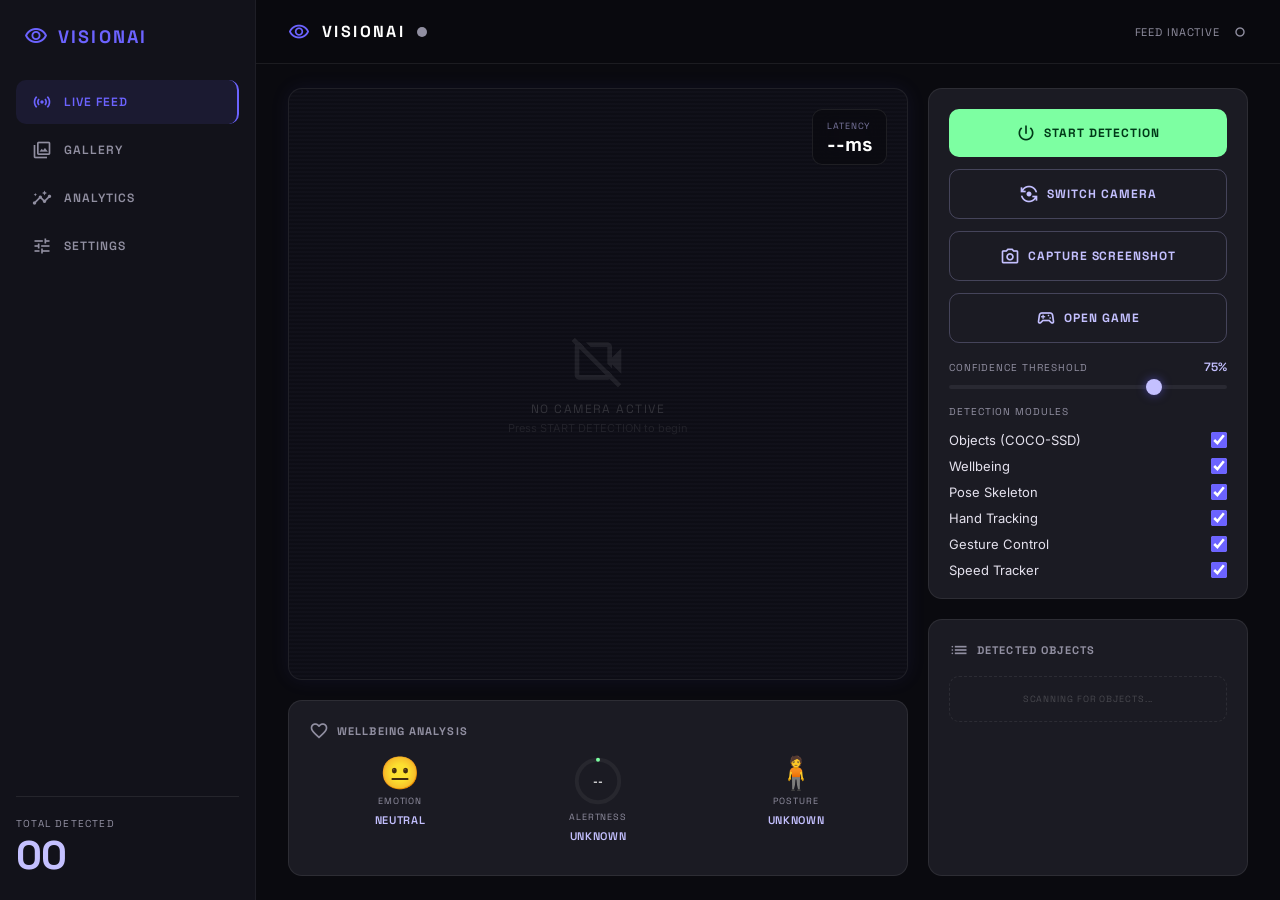
<file: index.html>
<!DOCTYPE html>
<html lang="en">
<head>
  <meta charset="UTF-8"/>
  <meta name="viewport" content="width=device-width, initial-scale=1.0"/>
  <title>VisionAI — Live Detection</title>
  <link rel="preconnect" href="https://fonts.googleapis.com"/>
  <link href="https://fonts.googleapis.com/css2?family=Inter:wght@400;500;600&family=Space+Grotesk:wght@400;500;600;700&display=swap" rel="stylesheet"/>
  <link href="https://fonts.googleapis.com/css2?family=Material+Symbols+Outlined:wght,FILL@100..700,0..1&display=swap" rel="stylesheet"/>
  
<link rel="stylesheet" href="style.css"/>
<!-- AJOUTE CES LIGNES -->
<script src="modules/pose.js" defer></script>
<script src="modules/hands.js" defer></script>
<script src="modules/gestures.js" defer></script>
<script src="modules/speed.js" defer></script>
</head>
<body>

  <!-- SIDEBAR -->
  <aside class="sidebar">
    <div class="sidebar-logo">
      <span class="material-symbols-outlined logo-icon">visibility</span>
      <span class="logo-text">VisionAI</span>
    </div>
    <nav class="sidebar-nav">
      <a href="index.html" class="nav-item active">
        <span class="material-symbols-outlined">sensors</span> Live Feed
      </a>
      <a href="gallery.html" class="nav-item">
        <span class="material-symbols-outlined">photo_library</span> Gallery
      </a>
      <a href="analytics.html" class="nav-item">
        <span class="material-symbols-outlined">insights</span> Analytics
      </a>
      <a href="settings.html" class="nav-item">
        <span class="material-symbols-outlined">tune</span> Settings
      </a>
    </nav>
    <div class="sidebar-stats">
      <div class="stat-label">TOTAL DETECTED</div>
      <div class="stat-value" id="sidebar-total">00</div>
    </div>
  </aside>

  <!-- MAIN -->
  <main class="main-content">

    <!-- TOP BAR -->
    <header class="topbar">
      <div class="topbar-left">
        <span class="material-symbols-outlined topbar-icon">visibility</span>
        <span class="topbar-title">VisionAI</span>
        <span class="status-indicator">
          <span class="status-ping" id="status-ping"></span>
          <span class="status-dot" id="status-dot"></span>
        </span>
      </div>
      <div class="topbar-right">
        <span class="status-text" id="status-text">FEED INACTIVE</span>
        <span class="material-symbols-outlined topbar-rec">fiber_manual_record</span>
      </div>
    </header>

    <!-- DASHBOARD GRID -->
    <div class="dashboard-grid">

      <!-- VIDEO SECTION -->
      <section class="video-section">

        <!-- Feed -->
        <div class="video-wrapper">
          <video id="webcam" autoplay muted playsinline></video>
          <canvas id="overlay"></canvas>
          <div class="scanline" id="scanline-overlay"></div>

          <!-- Empty state -->
          <div class="empty-state" id="empty-state">
            <span class="material-symbols-outlined empty-icon">videocam_off</span>
            <p class="empty-title">NO CAMERA ACTIVE</p>
            <p class="empty-sub">Press START DETECTION to begin</p>
          </div>

          <!-- Detection badges -->
          <div class="detection-badges" id="detection-badges"></div>

          <!-- Latency -->
          <div class="latency-badge" id="latency-badge">
            <div class="latency-label">LATENCY</div>
            <div class="latency-value" id="latency">--ms</div>
          </div>
        </div>

        <!-- Wellbeing Module -->
        <div class="card wellness-card">
          <h3 class="card-title">
            <span class="material-symbols-outlined">favorite</span>
            WELLBEING ANALYSIS
          </h3>
          <div class="wellness-grid">
            <div class="wellness-item">
              <div class="wellness-emoji" id="emotion-icon">😐</div>
              <div class="wellness-sub">EMOTION</div>
              <div class="wellness-val" id="emotion-label">NEUTRAL</div>
            </div>
            <div class="wellness-item">
              <div class="ring-wrapper">
                <svg class="ring-svg" viewBox="0 0 36 36">
                  <circle cx="18" cy="18" r="15.9" fill="none" stroke="rgba(255,255,255,0.05)" stroke-width="3"/>
                  <circle id="fatigue-ring" cx="18" cy="18" r="15.9" fill="none" stroke="#7dffa2"
                    stroke-width="3" stroke-dasharray="0 100" stroke-linecap="round"
                    style="transform: rotate(-90deg); transform-origin: 50% 50%;"/>
                </svg>
                <span class="ring-value" id="fatigue-value">--</span>
              </div>
              <div class="wellness-sub">ALERTNESS</div>
              <div class="wellness-val" id="fatigue-label">UNKNOWN</div>
            </div>
            <div class="wellness-item">
              <div class="wellness-emoji" id="posture-icon">🧍</div>
              <div class="wellness-sub">POSTURE</div>
              <div class="wellness-val" id="posture-label">UNKNOWN</div>
            </div>
          </div>
          <div class="wellness-alert hidden" id="wellness-alert">
            <span class="material-symbols-outlined alert-icon">warning</span>
            <span id="wellness-alert-text"></span>
          </div>
        </div>
      </section>
<!-- CONTROLS PANEL -->
<section class="controls-panel">

  <!-- Actions Card -->
  <div class="card">
    <div class="btn-group">
      <button id="toggle-btn" class="btn btn-start" onclick="toggleDetection()">
        <span class="material-symbols-outlined">power_settings_new</span>
        START DETECTION
      </button>
      <button class="btn btn-secondary" onclick="switchCamera()">
        <span class="material-symbols-outlined">flip_camera_android</span>
        SWITCH CAMERA
      </button>
      <button class="btn btn-secondary" onclick="captureScreenshot()">
        <span class="material-symbols-outlined">photo_camera</span>
        CAPTURE SCREENSHOT
      </button>
      <button class="btn btn-secondary" onclick="window.open('game/index.html','_blank')">
        <span class="material-symbols-outlined">sports_esports</span>
        OPEN GAME
      </button>
    </div>

    <div class="slider-group">
      <div class="slider-header">
        <label class="slider-label">CONFIDENCE THRESHOLD</label>
        <span class="slider-val" id="threshold-val">75%</span>
      </div>
      <input type="range" id="threshold" min="0" max="100" value="75" class="slider"
        oninput="document.getElementById('threshold-val').textContent = this.value + '%'"/>
    </div>

    <div class="modules-group">
      <div class="modules-title">DETECTION MODULES</div>
      <label class="module-toggle">
        <span>Objects (COCO-SSD)</span>
        <input type="checkbox" id="toggle-objects" checked/>
      </label>
      <label class="module-toggle">
        <span>Wellbeing</span>
        <input type="checkbox" id="toggle-wellness" checked/>
      </label>
      <label class="module-toggle">
        <span>Pose Skeleton</span>
        <input type="checkbox" id="toggle-pose" checked/>
      </label>
      <label class="module-toggle">
        <span>Hand Tracking</span>
        <input type="checkbox" id="toggle-hands" checked/>
      </label>
      <label class="module-toggle">
        <span>Gesture Control</span>
        <input type="checkbox" id="toggle-gestures" checked/>
      </label>
      <label class="module-toggle">
        <span>Speed Tracker</span>
        <input type="checkbox" id="toggle-speed" checked/>
      </label>
    </div>
  </div>

  <!-- Objects List Card -->
  <div class="card objects-card">
    <h3 class="card-title">
      <span class="material-symbols-outlined">list</span>
      DETECTED OBJECTS
    </h3>
    <div id="objects-list" class="objects-list">
      <div class="objects-empty">
        <span class="objects-empty-text">SCANNING FOR OBJECTS...</span>
      </div>
    </div>
  </div>

</section>
    </div>

    <!-- MOBILE BOTTOM NAV -->
    <nav class="bottom-nav">
      <a href="index.html" class="bottom-nav-item active">
        <span class="material-symbols-outlined">sensors</span>
        <span>LIVE</span>
      </a>
      <a href="gallery.html" class="bottom-nav-item">
        <span class="material-symbols-outlined">photo_library</span>
        <span>GALLERY</span>
      </a>
      <a href="analytics.html" class="bottom-nav-item">
        <span class="material-symbols-outlined">insights</span>
        <span>STATS</span>
      </a>
      <a href="settings.html" class="bottom-nav-item">
        <span class="material-symbols-outlined">tune</span>
        <span>TUNE</span>
      </a>
    </nav>

  </main>
<script src="app.js"></script>
<!-- AJOUTE -->
<div id="gesture-badge" style="display:none"></div>
</body>
</html>
</file>
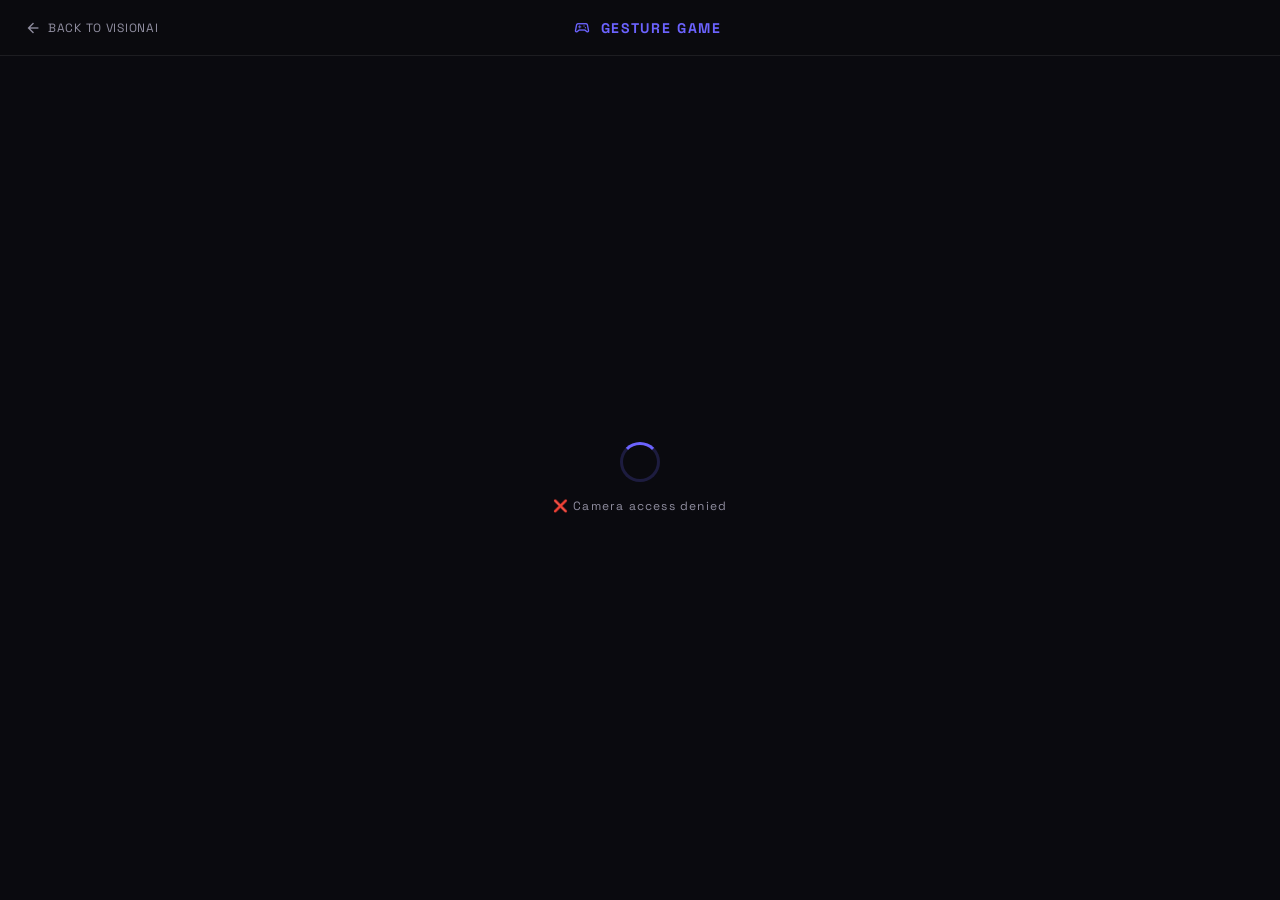
<file: game/index.html>
<!DOCTYPE html>
<html lang="en">
<head>
  <meta charset="UTF-8"/>
  <meta name="viewport" content="width=device-width, initial-scale=1.0"/>
  <title>VisionAI — Gesture Game</title>
  <link rel="preconnect" href="https://fonts.googleapis.com"/>
  <link href="https://fonts.googleapis.com/css2?family=Space+Grotesk:wght@400;500;600;700&display=swap" rel="stylesheet"/>
  <link href="https://fonts.googleapis.com/css2?family=Material+Symbols+Outlined:wght,FILL@100..700,0..1&display=swap" rel="stylesheet"/>
  <style>
    * { box-sizing: border-box; margin: 0; padding: 0; }
    body {
      background: #0a0a0f;
      color: #e4e1ed;
      font-family: 'Space Grotesk', sans-serif;
      height: 100dvh;
      overflow: hidden;
      display: flex;
      flex-direction: column;
    }

    /* TOPBAR */
    .topbar {
      display: flex;
      align-items: center;
      justify-content: space-between;
      padding: 0 24px;
      height: 56px;
      background: rgba(10,10,15,0.9);
      border-bottom: 1px solid rgba(255,255,255,0.08);
      z-index: 10;
      flex-shrink: 0;
    }
    .topbar-left { display: flex; align-items: center; gap: 10px; }
    .topbar-title {
      font-size: 14px;
      font-weight: 700;
      letter-spacing: 0.12em;
      text-transform: uppercase;
      color: #6c63ff;
    }
    .back-btn {
      display: flex; align-items: center; gap: 6px;
      color: #918fa1; font-size: 12px; letter-spacing: 0.06em;
      text-decoration: none; transition: color 0.2s;
    }
    .back-btn:hover { color: white; }
    .material-symbols-outlined { font-size: 18px; vertical-align: middle; }

    /* GAME WRAPPER */
    .game-wrapper {
      flex: 1;
      position: relative;
      display: flex;
      align-items: center;
      justify-content: center;
      overflow: hidden;
    }

    /* WEBCAM */
    #webcam {
      position: absolute;
      inset: 0;
      width: 100%;
      height: 100%;
      object-fit: cover;
      opacity: 0.35;
      transform: scaleX(-1);
    }

    /* CANVAS JEU */
    #game-canvas {
      position: absolute;
      inset: 0;
      width: 100%;
      height: 100%;
    }

    /* CANVAS HANDS OVERLAY */
    #hands-canvas {
      position: absolute;
      inset: 0;
      width: 100%;
      height: 100%;
      pointer-events: none;
      transform: scaleX(-1);
    }

    /* HUD */
    .hud {
      position: absolute;
      top: 16px;
      left: 0; right: 0;
      display: flex;
      justify-content: space-between;
      padding: 0 20px;
      z-index: 5;
      pointer-events: none;
    }
    .hud-card {
      background: rgba(10,10,15,0.7);
      backdrop-filter: blur(10px);
      border: 1px solid rgba(255,255,255,0.08);
      border-radius: 12px;
      padding: 10px 18px;
      text-align: center;
    }
    .hud-label {
      font-size: 9px;
      letter-spacing: 0.1em;
      color: #918fa1;
      text-transform: uppercase;
    }
    .hud-value {
      font-size: 28px;
      font-weight: 700;
      color: white;
      line-height: 1.1;
    }
    .hud-value.green { color: #7dffa2; }
    .hud-value.purple { color: #6c63ff; }

    /* COMBO */
    #combo-display {
      position: absolute;
      top: 50%;
      left: 50%;
      transform: translate(-50%, -50%);
      font-size: 48px;
      font-weight: 700;
      color: #ffd740;
      text-shadow: 0 0 20px rgba(255,215,64,0.8);
      pointer-events: none;
      opacity: 0;
      transition: opacity 0.3s;
      z-index: 6;
    }

    /* GESTURE HINT */
    #gesture-hint {
      position: absolute;
      bottom: 80px;
      left: 50%;
      transform: translateX(-50%);
      background: rgba(108,99,255,0.8);
      backdrop-filter: blur(10px);
      border-radius: 999px;
      padding: 8px 20px;
      font-size: 12px;
      font-weight: 600;
      letter-spacing: 0.06em;
      color: white;
      pointer-events: none;
      z-index: 6;
    }

    /* SCREENS */
    .screen {
      position: absolute;
      inset: 0;
      display: flex;
      flex-direction: column;
      align-items: center;
      justify-content: center;
      gap: 20px;
      z-index: 20;
      background: rgba(10,10,15,0.92);
      backdrop-filter: blur(20px);
    }
    .screen.hidden { display: none; }

    .screen-title {
      font-size: 36px;
      font-weight: 700;
      color: white;
      text-align: center;
    }
    .screen-sub {
      font-size: 14px;
      color: #918fa1;
      text-align: center;
      max-width: 280px;
      line-height: 1.6;
    }
    .screen-score {
      font-size: 72px;
      font-weight: 700;
      color: #7dffa2;
      text-shadow: 0 0 30px rgba(125,255,162,0.5);
    }
    .btn-game {
      background: #7dffa2;
      color: #003918;
      border: none;
      padding: 14px 32px;
      border-radius: 999px;
      font-family: 'Space Grotesk', sans-serif;
      font-size: 14px;
      font-weight: 700;
      letter-spacing: 0.08em;
      cursor: pointer;
      transition: transform 0.2s;
    }
    .btn-game:hover { transform: scale(1.03); }
    .btn-game.secondary {
      background: transparent;
      color: #c4c0ff;
      border: 1px solid rgba(196,192,255,0.3);
    }

    /* LIVES */
    .lives {
      display: flex;
      gap: 6px;
      align-items: center;
    }
    .heart { font-size: 18px; transition: all 0.3s; }
    .heart.lost { opacity: 0.2; filter: grayscale(1); }

    /* LOADING */
    #loading-screen {
      position: absolute;
      inset: 0;
      display: flex;
      flex-direction: column;
      align-items: center;
      justify-content: center;
      gap: 16px;
      z-index: 30;
      background: #0a0a0f;
    }
    .loading-spinner {
      width: 40px; height: 40px;
      border: 3px solid rgba(108,99,255,0.2);
      border-top-color: #6c63ff;
      border-radius: 50%;
      animation: spin 0.8s linear infinite;
    }
    @keyframes spin { to { transform: rotate(360deg); } }
    .loading-text {
      font-size: 12px;
      letter-spacing: 0.1em;
      color: #918fa1;
    }
  </style>
</head>
<body>

  <!-- TOPBAR -->
  <header class="topbar">
    <a href="../index.html" class="back-btn">
      <span class="material-symbols-outlined">arrow_back</span>
      BACK TO VISIONAI
    </a>
    <div class="topbar-left">
      <span class="material-symbols-outlined" style="color:#6c63ff;">sports_esports</span>
      <span class="topbar-title">Gesture Game</span>
    </div>
    <div style="width:120px;"></div>
  </header>

  <!-- GAME WRAPPER -->
  <div class="game-wrapper">

    <video id="webcam" autoplay muted playsinline></video>
    <canvas id="game-canvas"></canvas>
    <canvas id="hands-canvas"></canvas>

    <!-- HUD -->
    <div class="hud">
      <div class="hud-card">
        <div class="hud-label">Score</div>
        <div class="hud-value green" id="score">0</div>
      </div>
      <div class="hud-card">
        <div class="hud-label">Lives</div>
        <div class="lives" id="lives">
          <span class="heart">❤️</span>
          <span class="heart">❤️</span>
          <span class="heart">❤️</span>
        </div>
      </div>
      <div class="hud-card">
        <div class="hud-label">Level</div>
        <div class="hud-value purple" id="level">1</div>
      </div>
      <div class="hud-card">
        <div class="hud-label">Time</div>
        <div class="hud-value" id="timer">60</div>
      </div>
    </div>

    <!-- COMBO -->
    <div id="combo-display"></div>

    <!-- GESTURE HINT -->
    <div id="gesture-hint">✊ Fist = catch · ✌️ Peace = screenshot · 👋 Wave = boost</div>

    <!-- LOADING -->
    <div id="loading-screen">
      <div class="loading-spinner"></div>
      <div class="loading-text" id="loading-text">INITIALIZING CAMERA...</div>
    </div>

    <!-- START SCREEN -->
    <div class="screen" id="start-screen">
      <div style="font-size:64px;">🎮</div>
      <div class="screen-title">Gesture Game</div>
      <div class="screen-sub">
        Attrape les balles avec ta main !<br/>
        ✊ Poing = attraper · 👋 Wave = boost · ✌️ Peace = screenshot
      </div>
      <button class="btn-game" onclick="startGame()">
        ▶ START GAME
      </button>
    </div>

    <!-- GAME OVER SCREEN -->
    <div class="screen hidden" id="gameover-screen">
      <div style="font-size:64px;">💀</div>
      <div class="screen-title">Game Over</div>
      <div class="screen-score" id="final-score">0</div>
      <div class="screen-sub" id="final-message">Bien joué !</div>
      <button class="btn-game" onclick="restartGame()">🔄 REJOUER</button>
      <button class="btn-game secondary" onclick="window.location.href='../index.html'">
        ← RETOUR
      </button>
    </div>

  </div>

  <script src="../modules/hands.js"></script>
  <script src="../modules/gestures.js"></script>
  <script src="game.js"></script>
</body>
</html>
</file>
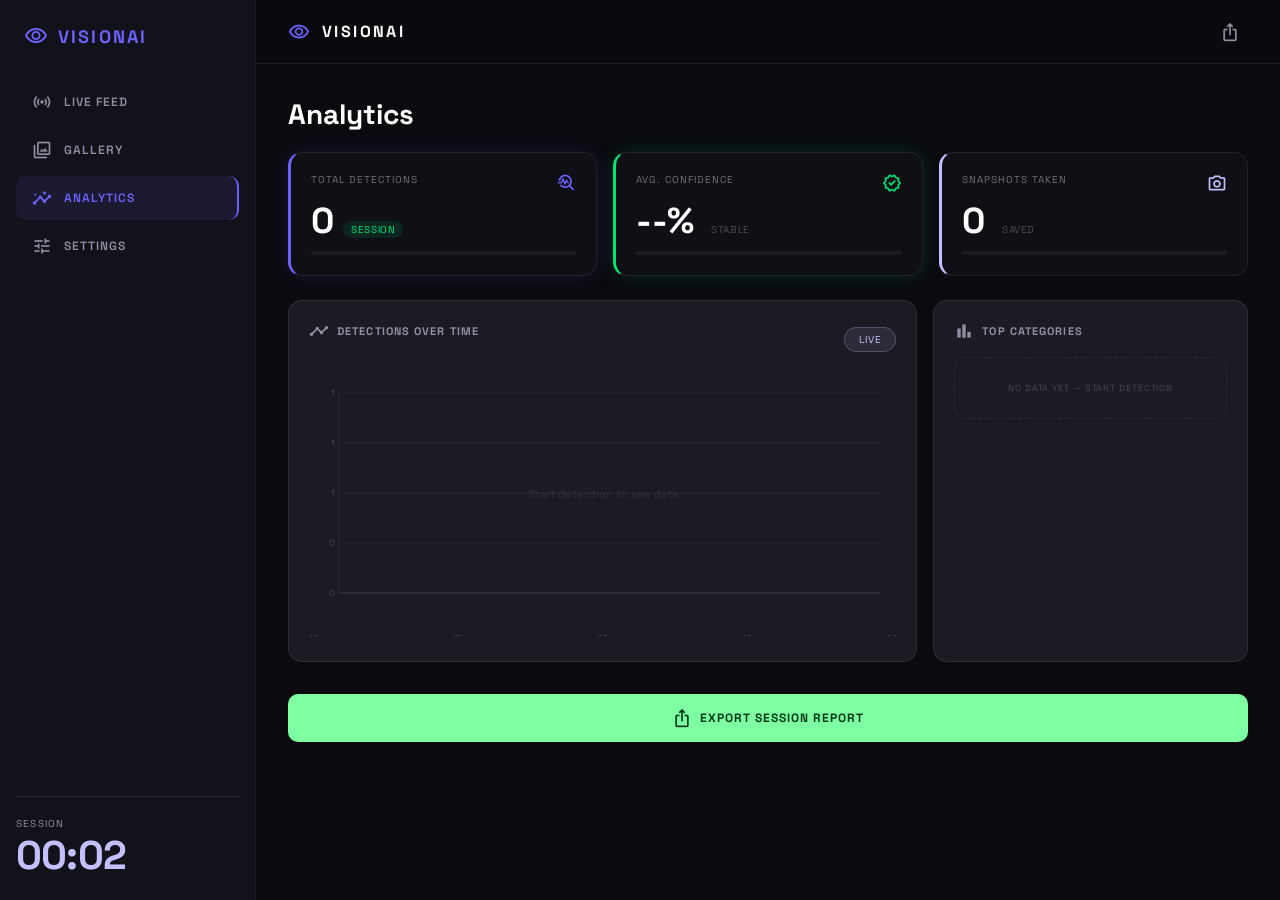
<file: analytics.html>
<!DOCTYPE html>
<html lang="en">
<head>
  <meta charset="UTF-8"/>
  <meta name="viewport" content="width=device-width, initial-scale=1.0"/>
  <title>VisionAI — Analytics</title>
  <link rel="preconnect" href="https://fonts.googleapis.com"/>
  <link href="https://fonts.googleapis.com/css2?family=Inter:wght@400;500;600&family=Space+Grotesk:wght@400;500;600;700&display=swap" rel="stylesheet"/>
  <link href="https://fonts.googleapis.com/css2?family=Material+Symbols+Outlined:wght,FILL@100..700,0..1&display=swap" rel="stylesheet"/>
  <link rel="stylesheet" href="style.css"/>
</head>
<body>

  <!-- SIDEBAR -->
  <aside class="sidebar">
    <div class="sidebar-logo">
      <span class="material-symbols-outlined logo-icon">visibility</span>
      <span class="logo-text">VisionAI</span>
    </div>
    <nav class="sidebar-nav">
      <a href="index.html" class="nav-item">
        <span class="material-symbols-outlined">sensors</span> Live Feed
      </a>
      <a href="gallery.html" class="nav-item">
        <span class="material-symbols-outlined">photo_library</span> Gallery
      </a>
      <a href="analytics.html" class="nav-item active">
        <span class="material-symbols-outlined">insights</span> Analytics
      </a>
      <a href="settings.html" class="nav-item">
        <span class="material-symbols-outlined">tune</span> Settings
      </a>
    </nav>
    <div class="sidebar-stats">
      <div class="stat-label">SESSION</div>
      <div class="stat-value" id="session-time">00:00</div>
    </div>
  </aside>

  <!-- MAIN -->
  <main class="main-content">

    <!-- TOP BAR -->
    <header class="topbar">
      <div class="topbar-left">
        <span class="material-symbols-outlined topbar-icon">visibility</span>
        <span class="topbar-title">VisionAI</span>
      </div>
      <div class="topbar-right">
        <button class="btn-icon" onclick="exportReport()" title="Export">
          <span class="material-symbols-outlined">ios_share</span>
        </button>
      </div>
    </header>

    <!-- ANALYTICS CONTENT -->
    <div class="page-content">

      <h2 class="page-title">Analytics</h2>

      <!-- KPI Cards -->
      <div class="kpi-grid">
        <div class="kpi-card glow-purple border-accent">
          <div class="kpi-header">
            <span class="kpi-label">TOTAL DETECTIONS</span>
            <span class="material-symbols-outlined kpi-icon purple">troubleshoot</span>
          </div>
          <div class="kpi-value-row">
            <span class="kpi-value" id="kpi-total">0</span>
            <span class="kpi-badge green">SESSION</span>
          </div>
          <div class="kpi-bar-bg"><div class="kpi-bar purple" id="kpi-total-bar" style="width:0%"></div></div>
        </div>

        <div class="kpi-card glow-green border-green">
          <div class="kpi-header">
            <span class="kpi-label">AVG. CONFIDENCE</span>
            <span class="material-symbols-outlined kpi-icon green">verified</span>
          </div>
          <div class="kpi-value-row">
            <span class="kpi-value" id="kpi-confidence">--%</span>
            <span class="kpi-badge muted">STABLE</span>
          </div>
          <div class="kpi-bar-bg"><div class="kpi-bar green" id="kpi-confidence-bar" style="width:0%"></div></div>
        </div>

        <div class="kpi-card border-primary">
          <div class="kpi-header">
            <span class="kpi-label">SNAPSHOTS TAKEN</span>
            <span class="material-symbols-outlined kpi-icon primary">photo_camera</span>
          </div>
          <div class="kpi-value-row">
            <span class="kpi-value" id="kpi-snapshots">0</span>
            <span class="kpi-badge muted">SAVED</span>
          </div>
          <div class="kpi-bar-bg"><div class="kpi-bar primary" id="kpi-snapshots-bar" style="width:0%"></div></div>
        </div>
      </div>

      <!-- Chart + Categories -->
      <div class="analytics-grid">

        <!-- Chart -->
        <div class="card chart-card">
          <div class="chart-header">
            <h3 class="card-title">
              <span class="material-symbols-outlined">timeline</span>
              Detections over time
            </h3>
            <span class="chip active" style="cursor:default;">LIVE</span>
          </div>
          <div class="chart-wrapper">
            <canvas id="detection-chart" width="600" height="250"></canvas>
            <div class="chart-x-labels">
              <span id="chart-label-0">--</span>
              <span id="chart-label-1">--</span>
              <span id="chart-label-2">--</span>
              <span id="chart-label-3">--</span>
              <span id="chart-label-4">--</span>
            </div>
          </div>
        </div>

        <!-- Top Categories -->
        <div class="card">
          <h3 class="card-title">
            <span class="material-symbols-outlined">bar_chart</span>
            TOP CATEGORIES
          </h3>
          <div class="categories-list" id="categories-list">
            <div class="category-empty">
              <span class="objects-empty-text">NO DATA YET — START DETECTION</span>
            </div>
          </div>
        </div>

      </div>

      <!-- Export Button -->
      <div style="display:flex; justify-content:center; padding: 24px 0;">
        <button class="btn btn-start" onclick="exportReport()">
          <span class="material-symbols-outlined">ios_share</span>
          EXPORT SESSION REPORT
        </button>
      </div>

    </div>

    <!-- MOBILE BOTTOM NAV -->
    <nav class="bottom-nav">
      <a href="index.html" class="bottom-nav-item">
        <span class="material-symbols-outlined">sensors</span>
        <span>LIVE</span>
      </a>
      <a href="gallery.html" class="bottom-nav-item">
        <span class="material-symbols-outlined">photo_library</span>
        <span>GALLERY</span>
      </a>
      <a href="analytics.html" class="bottom-nav-item active">
        <span class="material-symbols-outlined">insights</span>
        <span>STATS</span>
      </a>
      <a href="settings.html" class="bottom-nav-item">
        <span class="material-symbols-outlined">tune</span>
        <span>TUNE</span>
      </a>
    </nav>

  </main>

  <script src="analytics.js"></script>
</body>
</html>
</file>
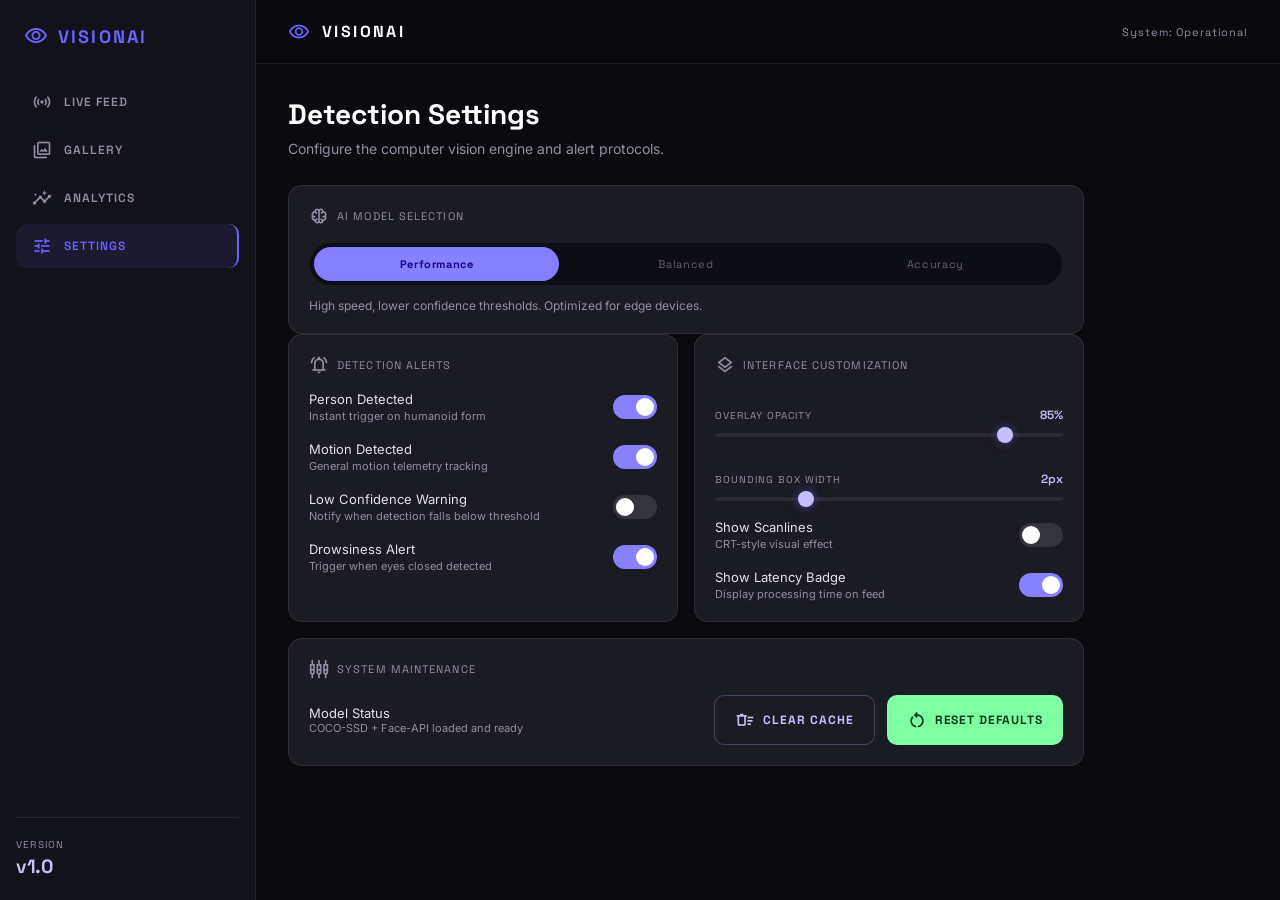
<file: settings.html>
<!DOCTYPE html>
<html lang="en">
<head>
  <meta charset="UTF-8"/>
  <meta name="viewport" content="width=device-width, initial-scale=1.0"/>
  <title>VisionAI — Settings</title>
  <link rel="preconnect" href="https://fonts.googleapis.com"/>
  <link href="https://fonts.googleapis.com/css2?family=Inter:wght@400;500;600&family=Space+Grotesk:wght@400;500;600;700&display=swap" rel="stylesheet"/>
  <link href="https://fonts.googleapis.com/css2?family=Material+Symbols+Outlined:wght,FILL@100..700,0..1&display=swap" rel="stylesheet"/>
  <link rel="stylesheet" href="style.css"/>
</head>
<body>

  <!-- SIDEBAR -->
  <aside class="sidebar">
    <div class="sidebar-logo">
      <span class="material-symbols-outlined logo-icon">visibility</span>
      <span class="logo-text">VisionAI</span>
    </div>
    <nav class="sidebar-nav">
      <a href="index.html" class="nav-item">
        <span class="material-symbols-outlined">sensors</span> Live Feed
      </a>
      <a href="gallery.html" class="nav-item">
        <span class="material-symbols-outlined">photo_library</span> Gallery
      </a>
      <a href="analytics.html" class="nav-item">
        <span class="material-symbols-outlined">insights</span> Analytics
      </a>
      <a href="settings.html" class="nav-item active">
        <span class="material-symbols-outlined">tune</span> Settings
      </a>
    </nav>
    <div class="sidebar-stats">
      <div class="stat-label">VERSION</div>
      <div class="stat-value" style="font-size:1.2rem;">v1.0</div>
    </div>
  </aside>

  <!-- MAIN -->
  <main class="main-content">

    <!-- TOP BAR -->
    <header class="topbar">
      <div class="topbar-left">
        <span class="material-symbols-outlined topbar-icon">visibility</span>
        <span class="topbar-title">VisionAI</span>
      </div>
      <div class="topbar-right">
        <span class="status-text">System: Operational</span>
      </div>
    </header>

    <!-- SETTINGS CONTENT -->
    <div class="page-content settings-content">

      <div class="settings-header">
        <h2 class="page-title">Detection Settings</h2>
        <p class="page-subtitle">Configure the computer vision engine and alert protocols.</p>
      </div>

      <!-- AI Model Section -->
      <section class="card settings-section">
        <div class="settings-section-title">
          <span class="material-symbols-outlined">neurology</span>
          AI MODEL SELECTION
        </div>
        <div class="segment-control">
          <button class="segment-btn active" onclick="selectModel(this, 'performance')">Performance</button>
          <button class="segment-btn" onclick="selectModel(this, 'balanced')">Balanced</button>
          <button class="segment-btn" onclick="selectModel(this, 'accuracy')">Accuracy</button>
        </div>
        <p class="settings-hint" id="model-hint">High speed, lower confidence thresholds. Optimized for edge devices.</p>
      </section>

      <!-- Grid 2 cols -->
      <div class="settings-grid">

        <!-- Alerts -->
        <section class="card settings-section">
          <div class="settings-section-title">
            <span class="material-symbols-outlined">notifications_active</span>
            DETECTION ALERTS
          </div>
          <div class="toggle-list">
            <div class="toggle-row">
              <div class="toggle-info">
                <span class="toggle-label">Person Detected</span>
                <span class="toggle-sub">Instant trigger on humanoid form</span>
              </div>
              <label class="toggle-switch">
                <input type="checkbox" id="alert-person" checked onchange="saveSettings()"/>
                <span class="toggle-track"></span>
              </label>
            </div>
            <div class="toggle-row">
              <div class="toggle-info">
                <span class="toggle-label">Motion Detected</span>
                <span class="toggle-sub">General motion telemetry tracking</span>
              </div>
              <label class="toggle-switch">
                <input type="checkbox" id="alert-motion" checked onchange="saveSettings()"/>
                <span class="toggle-track"></span>
              </label>
            </div>
            <div class="toggle-row">
              <div class="toggle-info">
                <span class="toggle-label">Low Confidence Warning</span>
                <span class="toggle-sub">Notify when detection falls below threshold</span>
              </div>
              <label class="toggle-switch">
                <input type="checkbox" id="alert-lowconf" onchange="saveSettings()"/>
                <span class="toggle-track"></span>
              </label>
            </div>
            <div class="toggle-row">
              <div class="toggle-info">
                <span class="toggle-label">Drowsiness Alert</span>
                <span class="toggle-sub">Trigger when eyes closed detected</span>
              </div>
              <label class="toggle-switch">
                <input type="checkbox" id="alert-drowsy" checked onchange="saveSettings()"/>
                <span class="toggle-track"></span>
              </label>
            </div>
          </div>
        </section>

        <!-- Interface -->
        <section class="card settings-section">
          <div class="settings-section-title">
            <span class="material-symbols-outlined">layers</span>
            INTERFACE CUSTOMIZATION
          </div>
          <div class="toggle-list">
            <div class="slider-group">
              <div class="slider-header">
                <label class="slider-label">Overlay Opacity</label>
                <span class="slider-val" id="opacity-val">85%</span>
              </div>
              <input type="range" min="0" max="100" value="85" class="slider"
                oninput="document.getElementById('opacity-val').textContent = this.value + '%'; saveSettings()"/>
            </div>
            <div class="slider-group">
              <div class="slider-header">
                <label class="slider-label">Bounding Box Width</label>
                <span class="slider-val" id="bbox-val">2px</span>
              </div>
              <input type="range" min="1" max="5" value="2" class="slider"
                oninput="document.getElementById('bbox-val').textContent = this.value + 'px'; saveSettings()"/>
            </div>
            <div class="toggle-row">
              <div class="toggle-info">
                <span class="toggle-label">Show Scanlines</span>
                <span class="toggle-sub">CRT-style visual effect</span>
              </div>
              <label class="toggle-switch">
                <input type="checkbox" id="show-scanlines" onchange="saveSettings()"/>
                <span class="toggle-track"></span>
              </label>
            </div>
            <div class="toggle-row">
              <div class="toggle-info">
                <span class="toggle-label">Show Latency Badge</span>
                <span class="toggle-sub">Display processing time on feed</span>
              </div>
              <label class="toggle-switch">
                <input type="checkbox" id="show-latency" checked onchange="saveSettings()"/>
                <span class="toggle-track"></span>
              </label>
            </div>
          </div>
        </section>

      </div>

      <!-- System Maintenance -->
      <section class="card settings-section">
        <div class="settings-section-title">
          <span class="material-symbols-outlined">settings_input_component</span>
          SYSTEM MAINTENANCE
        </div>
        <div class="maintenance-row">
          <div>
            <p class="toggle-label">Model Status</p>
            <p class="toggle-sub">COCO-SSD + Face-API loaded and ready</p>
          </div>
          <div class="maintenance-actions">
            <button class="btn btn-secondary" onclick="clearCache()">
              <span class="material-symbols-outlined">delete_sweep</span>
              CLEAR CACHE
            </button>
            <button class="btn btn-start" onclick="resetSettings()">
              <span class="material-symbols-outlined">restart_alt</span>
              RESET DEFAULTS
            </button>
          </div>
        </div>
      </section>

      <!-- Save feedback -->
      <div class="save-toast hidden" id="save-toast">
        <span class="material-symbols-outlined">check_circle</span>
        Settings saved
      </div>

    </div>

    <!-- MOBILE BOTTOM NAV -->
    <nav class="bottom-nav">
      <a href="index.html" class="bottom-nav-item">
        <span class="material-symbols-outlined">sensors</span>
        <span>LIVE</span>
      </a>
      <a href="gallery.html" class="bottom-nav-item">
        <span class="material-symbols-outlined">photo_library</span>
        <span>GALLERY</span>
      </a>
      <a href="analytics.html" class="bottom-nav-item">
        <span class="material-symbols-outlined">insights</span>
        <span>STATS</span>
      </a>
      <a href="settings.html" class="bottom-nav-item active">
        <span class="material-symbols-outlined">tune</span>
        <span>TUNE</span>
      </a>
    </nav>

  </main>

  <script src="settings.js"></script>
</body>
</html>
</file>
<file: style.css>
/* ============================================
   VISIONAI — CSS DESIGN SYSTEM
   100% Vanilla CSS, no dependencies
   ============================================ */

/* ---- VARIABLES ---- */
:root {
  --bg: #0a0a0f;
  --bg-sidebar: #12121a;
  --bg-card: #1b1b23;
  --bg-card-hover: #1f1f27;
  --bg-surface: #292932;
  --bg-surface-high: #34343d;

  --color-primary: #c4c0ff;
  --color-primary-container: #8781ff;
  --color-secondary: #7dffa2;
  --color-secondary-dim: #00e475;
  --color-tertiary: #ffb3b3;
  --color-tertiary-container: #ff525f;
  --color-accent: #6c63ff;
  --color-error: #ffb4ab;

  --text-primary: #e4e1ed;
  --text-secondary: #c7c4d8;
  --text-muted: #918fa1;
  --text-on-primary: #2000a4;
  --text-on-secondary: #003918;

  --border: rgba(255,255,255,0.08);
  --border-light: rgba(255,255,255,0.05);

  --font-display: 'Space Grotesk', sans-serif;
  --font-body: 'Inter', sans-serif;

  --radius-sm: 6px;
  --radius-md: 10px;
  --radius-lg: 14px;
  --radius-xl: 20px;
  --radius-full: 999px;

  --shadow-glow-purple: 0 0 20px rgba(108, 99, 255, 0.15);
  --shadow-glow-green: 0 0 20px rgba(0, 228, 117, 0.15);
  --transition: 0.2s ease;
}

/* ---- RESET ---- */
*, *::before, *::after { box-sizing: border-box; margin: 0; padding: 0; }
html { font-size: 16px; scroll-behavior: smooth; }
body {
  background: var(--bg);
  color: var(--text-primary);
  font-family: var(--font-body);
  min-height: 100dvh;
  display: flex;
  flex-direction: row;
  overflow-x: hidden;
}
a { text-decoration: none; color: inherit; }
button { cursor: pointer; border: none; background: none; font-family: inherit; }
input { font-family: inherit; }

/* Material Icons */
.material-symbols-outlined {
  font-variation-settings: 'FILL' 0, 'wght' 400, 'GRAD' 0, 'opsz' 24;
  font-size: 20px;
  line-height: 1;
  vertical-align: middle;
}

/* ============================================
   SIDEBAR
   ============================================ */
.sidebar {
  width: 256px;
  height: 100vh;
  position: fixed;
  left: 0; top: 0;
  background: var(--bg-sidebar);
  border-right: 1px solid var(--border-light);
  display: flex;
  flex-direction: column;
  padding: 24px 16px;
  z-index: 100;
}

.sidebar-logo {
  display: flex;
  align-items: center;
  gap: 10px;
  padding: 0 8px;
  margin-bottom: 32px;
}
.logo-icon { color: var(--color-accent); font-size: 24px; }
.logo-text {
  font-family: var(--font-display);
  font-size: 18px;
  font-weight: 700;
  color: var(--color-accent);
  letter-spacing: 0.12em;
  text-transform: uppercase;
}

.sidebar-nav { flex: 1; display: flex; flex-direction: column; gap: 4px; }

.nav-item {
  display: flex;
  align-items: center;
  gap: 12px;
  padding: 12px 16px;
  border-radius: var(--radius-md);
  font-family: var(--font-display);
  font-size: 12px;
  font-weight: 600;
  letter-spacing: 0.08em;
  text-transform: uppercase;
  color: var(--text-muted);
  transition: var(--transition);
  border-right: 2px solid transparent;
}
.nav-item:hover { background: rgba(255,255,255,0.04); color: var(--text-primary); }
.nav-item.active {
  background: rgba(108, 99, 255, 0.1);
  color: var(--color-accent);
  border-right-color: var(--color-accent);
}

.sidebar-stats {
  border-top: 1px solid var(--border);
  padding-top: 20px;
  margin-top: 16px;
}
.stat-label {
  font-family: var(--font-display);
  font-size: 10px;
  letter-spacing: 0.12em;
  text-transform: uppercase;
  color: var(--text-muted);
  margin-bottom: 6px;
}
.stat-value {
  font-family: var(--font-display);
  font-size: 2.5rem;
  font-weight: 700;
  color: var(--color-primary);
  letter-spacing: -0.02em;
  line-height: 1;
}

/* ============================================
   MAIN CONTENT
   ============================================ */
.main-content {
  flex: 1;
  margin-left: 256px;
  display: flex;
  flex-direction: column;
  min-height: 100vh;
}

/* ============================================
   TOPBAR
   ============================================ */
.topbar {
  height: 64px;
  display: flex;
  align-items: center;
  justify-content: space-between;
  padding: 0 32px;
  background: rgba(10, 10, 15, 0.85);
  backdrop-filter: blur(20px);
  border-bottom: 1px solid var(--border);
  position: sticky;
  top: 0;
  z-index: 50;
}
.topbar-left { display: flex; align-items: center; gap: 12px; }
.topbar-right { display: flex; align-items: center; gap: 12px; }
.topbar-icon { color: var(--color-accent); font-size: 22px; }
.topbar-title {
  font-family: var(--font-display);
  font-size: 16px;
  font-weight: 700;
  letter-spacing: 0.15em;
  text-transform: uppercase;
  color: white;
}
.topbar-rec { color: var(--text-muted); font-size: 16px; }
.status-text {
  font-family: var(--font-display);
  font-size: 11px;
  letter-spacing: 0.08em;
  color: var(--text-muted);
}

/* Status indicator */
.status-indicator { position: relative; display: flex; align-items: center; }
.status-ping, .status-dot {
  display: inline-block;
  width: 10px; height: 10px;
  border-radius: 50%;
  background: var(--text-muted);
}
.status-ping {
  position: absolute;
  animation: ping 1.5s infinite;
  opacity: 0;
}
@keyframes ping {
  0% { transform: scale(1); opacity: 0.6; }
  100% { transform: scale(2.5); opacity: 0; }
}
.status-dot.active, .status-ping.active {
  background: var(--color-secondary);
}

/* Icon button */
.btn-icon {
  width: 36px; height: 36px;
  border-radius: var(--radius-md);
  display: flex; align-items: center; justify-content: center;
  color: var(--text-muted);
  transition: var(--transition);
}
.btn-icon:hover { background: rgba(255,255,255,0.06); color: var(--text-primary); }

/* ============================================
   DASHBOARD GRID (index.html)
   ============================================ */
.dashboard-grid {
  flex: 1;
  display: flex;
  gap: 20px;
  padding: 24px 32px;
}

.video-section {
  flex: 1;
  display: flex;
  flex-direction: column;
  gap: 20px;
  min-width: 0;
}

.controls-panel {
  width: 320px;
  display: flex;
  flex-direction: column;
  gap: 20px;
  flex-shrink: 0;
}

/* ============================================
   VIDEO WRAPPER
   ============================================ */
.video-wrapper {
  position: relative;
  flex: 1;
  min-height: 380px;
  border-radius: var(--radius-lg);
  overflow: hidden;
  background: #0d0d15;
  border: 1px solid var(--border);
  box-shadow: 0 0 20px rgba(108, 99, 255, 0.08);
}
.video-wrapper video {
  width: 100%;
  height: 100%;
  object-fit: cover;
  display: block;
}
.video-wrapper canvas {
  position: absolute;
  inset: 0;
  width: 100%;
  height: 100%;
  pointer-events: none;
}

/* Scanline effect */
.scanline {
  position: absolute;
  inset: 0;
  background: repeating-linear-gradient(
    0deg,
    transparent,
    transparent 2px,
    rgba(196, 192, 255, 0.02) 2px,
    rgba(196, 192, 255, 0.02) 4px
  );
  pointer-events: none;
  z-index: 2;
}

/* Empty state */
.empty-state {
  position: absolute;
  inset: 0;
  display: flex;
  flex-direction: column;
  align-items: center;
  justify-content: center;
  z-index: 3;
}
.empty-state.hidden { display: none; }
.empty-icon { font-size: 56px; color: rgba(255,255,255,0.08); margin-bottom: 12px; }
.empty-title {
  font-family: var(--font-display);
  font-size: 12px;
  letter-spacing: 0.12em;
  color: rgba(255,255,255,0.15);
  margin-bottom: 4px;
}
.empty-sub { font-size: 11px; color: rgba(255,255,255,0.08); }

/* Detection badges */
.detection-badges {
  position: absolute;
  bottom: 20px; left: 20px;
  display: flex;
  flex-wrap: wrap;
  gap: 8px;
  z-index: 4;
}
.detection-badge {
  background: rgba(10,10,15,0.65);
  backdrop-filter: blur(10px);
  border: 1px solid var(--border);
  border-radius: var(--radius-full);
  padding: 5px 12px;
  display: flex;
  align-items: center;
  gap: 6px;
  font-family: var(--font-display);
  font-size: 10px;
  letter-spacing: 0.08em;
  color: white;
}
.detection-badge-dot {
  width: 6px; height: 6px;
  border-radius: 50%;
}

/* Latency badge */
.latency-badge {
  position: absolute;
  top: 20px; right: 20px;
  background: rgba(10,10,15,0.65);
  backdrop-filter: blur(10px);
  border: 1px solid var(--border);
  border-radius: var(--radius-md);
  padding: 10px 14px;
  z-index: 4;
}
.latency-label {
  font-family: var(--font-display);
  font-size: 9px;
  letter-spacing: 0.1em;
  color: rgba(196, 192, 255, 0.6);
  margin-bottom: 2px;
}
.latency-value {
  font-family: var(--font-display);
  font-size: 20px;
  font-weight: 700;
  color: white;
  line-height: 1;
}

/* ============================================
   CARDS
   ============================================ */
.card {
  background: var(--bg-card);
  border: 1px solid var(--border);
  border-radius: var(--radius-lg);
  padding: 20px;
}
.card-title {
  display: flex;
  align-items: center;
  gap: 8px;
  font-family: var(--font-display);
  font-size: 11px;
  letter-spacing: 0.1em;
  text-transform: uppercase;
  color: var(--text-muted);
  margin-bottom: 16px;
}

/* ============================================
   WELLBEING CARD
   ============================================ */
.wellness-card { flex-shrink: 0; }
.wellness-grid {
  display: grid;
  grid-template-columns: repeat(3, 1fr);
  gap: 16px;
  margin-bottom: 12px;
}
.wellness-item {
  display: flex;
  flex-direction: column;
  align-items: center;
  gap: 6px;
}
.wellness-emoji { font-size: 32px; line-height: 1; }
.wellness-sub {
  font-family: var(--font-display);
  font-size: 9px;
  letter-spacing: 0.1em;
  color: var(--text-muted);
}
.wellness-val {
  font-family: var(--font-display);
  font-size: 11px;
  font-weight: 600;
  letter-spacing: 0.06em;
  color: var(--color-primary);
}

/* Ring */
.ring-wrapper {
  position: relative;
  width: 48px; height: 48px;
}
.ring-svg { width: 100%; height: 100%; }
.ring-value {
  position: absolute;
  inset: 0;
  display: flex;
  align-items: center;
  justify-content: center;
  font-family: var(--font-display);
  font-size: 11px;
  font-weight: 600;
  color: white;
}

/* Wellness alert */
.wellness-alert {
  display: flex;
  align-items: center;
  gap: 8px;
  background: rgba(255, 82, 95, 0.08);
  border: 1px solid rgba(255, 82, 95, 0.25);
  border-radius: var(--radius-md);
  padding: 10px 14px;
  font-family: var(--font-display);
  font-size: 11px;
  letter-spacing: 0.06em;
  color: var(--color-tertiary-container);
}
.wellness-alert.hidden { display: none; }
.alert-icon { font-size: 16px; }

/* ============================================
   BUTTONS
   ============================================ */
.btn {
  display: inline-flex;
  align-items: center;
  justify-content: center;
  gap: 8px;
  font-family: var(--font-display);
  font-size: 12px;
  font-weight: 700;
  letter-spacing: 0.08em;
  text-transform: uppercase;
  border-radius: var(--radius-md);
  padding: 14px 20px;
  transition: var(--transition);
  cursor: pointer;
  border: none;
  width: 100%;
}
.btn-start {
  background: var(--color-secondary);
  color: var(--text-on-secondary);
}
.btn-start:hover { filter: brightness(1.05); transform: scale(0.99); }
.btn-start.active {
  background: var(--color-tertiary-container);
  color: white;
}
.btn-secondary {
  background: transparent;
  color: var(--color-primary);
  border: 1px solid rgba(196, 192, 255, 0.25);
}
.btn-secondary:hover { background: rgba(196, 192, 255, 0.06); }

.btn-group { display: flex; flex-direction: column; gap: 12px; }

/* ============================================
   SLIDER
   ============================================ */
.slider-group { display: flex; flex-direction: column; gap: 10px; margin-top: 16px; }
.slider-header { display: flex; justify-content: space-between; align-items: center; }
.slider-label {
  font-family: var(--font-display);
  font-size: 10px;
  letter-spacing: 0.1em;
  text-transform: uppercase;
  color: var(--text-muted);
}
.slider-val {
  font-family: var(--font-display);
  font-size: 12px;
  font-weight: 600;
  color: var(--color-primary);
}
.slider {
  -webkit-appearance: none;
  appearance: none;
  width: 100%;
  height: 4px;
  background: var(--bg-surface);
  border-radius: var(--radius-full);
  outline: none;
  cursor: pointer;
}
.slider::-webkit-slider-thumb {
  -webkit-appearance: none;
  appearance: none;
  width: 16px; height: 16px;
  border-radius: 50%;
  background: var(--color-primary);
  cursor: pointer;
  box-shadow: 0 0 10px rgba(108, 99, 255, 0.5);
  transition: var(--transition);
}
.slider::-webkit-slider-thumb:hover { transform: scale(1.15); }

/* ============================================
   MODULES TOGGLES
   ============================================ */
.modules-group { margin-top: 16px; display: flex; flex-direction: column; gap: 10px; }
.modules-title {
  font-family: var(--font-display);
  font-size: 10px;
  letter-spacing: 0.1em;
  text-transform: uppercase;
  color: var(--text-muted);
  margin-bottom: 4px;
}
.module-toggle {
  display: flex;
  align-items: center;
  justify-content: space-between;
  font-size: 13px;
  color: var(--text-primary);
  cursor: pointer;
}
.module-toggle input[type="checkbox"] {
  accent-color: var(--color-accent);
  width: 16px; height: 16px;
  cursor: pointer;
}

/* ============================================
   OBJECTS LIST
   ============================================ */
.objects-card { flex: 1; display: flex; flex-direction: column; }
.objects-list { flex: 1; display: flex; flex-direction: column; gap: 8px; overflow-y: auto; }
.objects-empty {
  padding: 16px;
  border: 1px dashed var(--border);
  border-radius: var(--radius-md);
  display: flex;
  align-items: center;
  justify-content: center;
}
.objects-empty-text {
  font-family: var(--font-display);
  font-size: 9px;
  letter-spacing: 0.1em;
  color: rgba(255,255,255,0.2);
}
.object-row {
  display: flex;
  align-items: center;
  justify-content: space-between;
  padding: 10px 12px;
  background: rgba(255,255,255,0.03);
  border: 1px solid var(--border-light);
  border-radius: var(--radius-md);
  transition: var(--transition);
}
.object-row:hover { border-color: rgba(196, 192, 255, 0.2); }
.object-row-left { display: flex; align-items: center; gap: 10px; }
.object-dot { width: 8px; height: 8px; border-radius: 50%; flex-shrink: 0; }
.object-name {
  font-family: var(--font-display);
  font-size: 12px;
  font-weight: 500;
  letter-spacing: 0.04em;
}
.object-count {
  font-family: var(--font-display);
  font-size: 10px;
  color: var(--text-muted);
}

/* ============================================
   BOTTOM NAV (mobile)
   ============================================ */
.bottom-nav {
  display: none;
  position: sticky;
  bottom: 0;
  width: 100%;
  background: rgba(18, 18, 26, 0.95);
  backdrop-filter: blur(20px);
  border-top: 1px solid var(--border);
  z-index: 100;
  justify-content: space-around;
  padding: 10px 0;
}
.bottom-nav-item {
  display: flex;
  flex-direction: column;
  align-items: center;
  gap: 3px;
  color: var(--text-muted);
  font-family: var(--font-display);
  font-size: 9px;
  letter-spacing: 0.08em;
  padding: 6px 16px;
  border-radius: var(--radius-md);
  transition: var(--transition);
}
.bottom-nav-item:hover { color: var(--color-secondary); }
.bottom-nav-item.active {
  color: var(--color-accent);
  background: rgba(108, 99, 255, 0.1);
}

/* ============================================
   PAGE CONTENT (gallery, analytics, settings)
   ============================================ */
.page-content {
  flex: 1;
  padding: 32px;
  overflow-y: auto;
}
.page-title {
  font-family: var(--font-display);
  font-size: 28px;
  font-weight: 700;
  color: white;
  margin-bottom: 20px;
}
.page-subtitle {
  font-size: 14px;
  color: var(--text-muted);
  margin-top: -12px;
  margin-bottom: 24px;
}

/* ============================================
   FILTER CHIPS
   ============================================ */
.filter-chips {
  display: flex;
  gap: 8px;
  flex-wrap: wrap;
  margin-bottom: 24px;
}
.chip {
  padding: 5px 14px;
  border-radius: var(--radius-full);
  font-family: var(--font-display);
  font-size: 10px;
  letter-spacing: 0.08em;
  cursor: pointer;
  background: rgba(255,255,255,0.04);
  border: 1px solid var(--border);
  color: var(--text-muted);
  transition: var(--transition);
}
.chip:hover { color: var(--text-primary); border-color: var(--border); }
.chip.active {
  background: rgba(196, 192, 255, 0.1);
  color: var(--color-primary);
  border-color: rgba(196, 192, 255, 0.25);
}

/* ============================================
   GALLERY
   ============================================ */
.gallery-header {
  display: flex;
  align-items: center;
  justify-content: space-between;
  flex-wrap: wrap;
  gap: 16px;
  margin-bottom: 16px;
}
.search-bar {
  position: relative;
  display: flex;
  align-items: center;
}
.search-icon {
  position: absolute;
  left: 12px;
  color: var(--text-muted);
  font-size: 18px;
}
.search-input {
  background: var(--bg-card);
  border: 1px solid var(--border);
  border-radius: var(--radius-md);
  padding: 9px 16px 9px 40px;
  color: var(--text-primary);
  font-size: 13px;
  outline: none;
  width: 240px;
  transition: var(--transition);
}
.search-input:focus { border-color: rgba(196, 192, 255, 0.35); }
.search-input::placeholder { color: var(--text-muted); }

.gallery-grid {
  display: grid;
  grid-template-columns: repeat(auto-fill, minmax(220px, 1fr));
  gap: 16px;
}
.gallery-empty {
  grid-column: 1 / -1;
  display: flex;
  flex-direction: column;
  align-items: center;
  justify-content: center;
  padding: 60px 20px;
  text-align: center;
}

/* Gallery Card */
.gallery-card {
  background: rgba(18, 18, 26, 0.7);
  border: 1px solid var(--border);
  border-radius: var(--radius-lg);
  overflow: hidden;
  cursor: pointer;
  transition: var(--transition);
}
.gallery-card:hover {
  box-shadow: var(--shadow-glow-purple);
  border-color: rgba(108, 99, 255, 0.3);
  transform: translateY(-2px);
}
.gallery-card-thumb {
  position: relative;
  aspect-ratio: 16/9;
  overflow: hidden;
}
.gallery-card-thumb img {
  width: 100%; height: 100%;
  object-fit: cover;
  opacity: 0.85;
  transition: var(--transition);
}
.gallery-card:hover .gallery-card-thumb img { opacity: 1; }
.gallery-card-cam {
  position: absolute;
  top: 8px; left: 8px;
  background: rgba(135, 129, 255, 0.9);
  color: #1b0091;
  font-family: var(--font-display);
  font-size: 9px;
  font-weight: 700;
  letter-spacing: 0.06em;
  padding: 2px 8px;
  border-radius: var(--radius-sm);
}
.gallery-card-body { padding: 12px; }
.gallery-card-meta {
  display: flex;
  justify-content: space-between;
  align-items: center;
  margin-bottom: 8px;
}
.gallery-card-time { font-size: 12px; color: var(--text-muted); }
.gallery-card-conf {
  font-family: var(--font-display);
  font-size: 10px;
  letter-spacing: 0.06em;
  color: var(--color-primary);
}
.gallery-card-tags { display: flex; flex-wrap: wrap; gap: 4px; }
.gallery-tag {
  display: flex;
  align-items: center;
  gap: 4px;
  background: rgba(125, 255, 162, 0.08);
  border: 1px solid rgba(125, 255, 162, 0.15);
  color: var(--color-secondary);
  border-radius: var(--radius-sm);
  padding: 3px 8px;
  font-family: var(--font-display);
  font-size: 10px;
}

/* Lightbox */
.lightbox {
  position: fixed;
  inset: 0;
  background: rgba(0,0,0,0.85);
  backdrop-filter: blur(10px);
  z-index: 999;
  display: flex;
  align-items: center;
  justify-content: center;
  padding: 20px;
}
.lightbox.hidden { display: none; }
.lightbox-content {
  background: var(--bg-card);
  border: 1px solid var(--border);
  border-radius: var(--radius-xl);
  padding: 24px;
  max-width: 700px;
  width: 100%;
  position: relative;
  display: flex;
  flex-direction: column;
  align-items: center;
}
.lightbox-close {
  position: absolute;
  top: 12px; right: 12px;
  width: 32px; height: 32px;
  border-radius: var(--radius-md);
  display: flex; align-items: center; justify-content: center;
  color: var(--text-muted);
  transition: var(--transition);
}
.lightbox-close:hover { background: rgba(255,255,255,0.06); color: white; }
.lightbox-content img {
  width: 100%;
  border-radius: var(--radius-lg);
  margin-bottom: 16px;
}
.lightbox-meta {
  font-family: var(--font-display);
  font-size: 11px;
  letter-spacing: 0.06em;
  color: var(--text-muted);
  text-align: center;
}

/* ============================================
   ANALYTICS
   ============================================ */
.kpi-grid {
  display: grid;
  grid-template-columns: repeat(auto-fit, minmax(200px, 1fr));
  gap: 16px;
  margin-bottom: 24px;
}
.kpi-card {
  background: rgba(18, 18, 26, 0.7);
  border: 1px solid var(--border);
  border-radius: var(--radius-lg);
  padding: 20px;
  border-left: 3px solid transparent;
}
.kpi-card.glow-purple { box-shadow: var(--shadow-glow-purple); }
.kpi-card.glow-green { box-shadow: var(--shadow-glow-green); }
.kpi-card.border-accent { border-left-color: var(--color-accent); }
.kpi-card.border-green { border-left-color: var(--color-secondary-dim); }
.kpi-card.border-primary { border-left-color: var(--color-primary); }

.kpi-header {
  display: flex;
  justify-content: space-between;
  align-items: flex-start;
  margin-bottom: 10px;
}
.kpi-label {
  font-family: var(--font-display);
  font-size: 10px;
  letter-spacing: 0.1em;
  text-transform: uppercase;
  color: rgba(255,255,255,0.4);
}
.kpi-icon { font-size: 20px; }
.kpi-icon.purple { color: var(--color-accent); }
.kpi-icon.green { color: var(--color-secondary-dim); }
.kpi-icon.primary { color: var(--color-primary); }

.kpi-value-row { display: flex; align-items: baseline; gap: 10px; margin-bottom: 12px; }
.kpi-value {
  font-family: var(--font-display);
  font-size: 36px;
  font-weight: 700;
  color: white;
  line-height: 1;
  letter-spacing: -0.02em;
}
.kpi-badge {
  font-family: var(--font-display);
  font-size: 10px;
  letter-spacing: 0.06em;
  padding: 2px 8px;
  border-radius: var(--radius-full);
}
.kpi-badge.green { background: rgba(0, 228, 117, 0.1); color: var(--color-secondary-dim); }
.kpi-badge.muted { color: rgba(255,255,255,0.25); }

.kpi-bar-bg {
  height: 4px;
  background: rgba(255,255,255,0.05);
  border-radius: var(--radius-full);
  overflow: hidden;
}
.kpi-bar {
  height: 100%;
  border-radius: var(--radius-full);
  transition: width 0.5s ease;
}
.kpi-bar.purple { background: var(--color-accent); box-shadow: 0 0 8px rgba(108, 99, 255, 0.6); }
.kpi-bar.green { background: var(--color-secondary-dim); box-shadow: 0 0 8px rgba(0, 228, 117, 0.6); }
.kpi-bar.primary { background: var(--color-primary); box-shadow: 0 0 8px rgba(196, 192, 255, 0.6); }

.analytics-grid {
  display: grid;
  grid-template-columns: 2fr 1fr;
  gap: 16px;
  margin-bottom: 8px;
}
.chart-card { display: flex; flex-direction: column; }
.chart-header {
  display: flex;
  justify-content: space-between;
  align-items: center;
  margin-bottom: 16px;
}
.chart-wrapper { position: relative; flex: 1; }
.chart-wrapper canvas { width: 100% !important; display: block; }
.chart-x-labels {
  display: flex;
  justify-content: space-between;
  padding: 6px 0 0;
  font-family: var(--font-display);
  font-size: 9px;
  letter-spacing: 0.06em;
  color: rgba(255,255,255,0.25);
}

.categories-list { display: flex; flex-direction: column; gap: 16px; }
.category-item { display: flex; flex-direction: column; gap: 6px; }
.category-header {
  display: flex;
  justify-content: space-between;
  align-items: center;
  font-family: var(--font-display);
  font-size: 11px;
  letter-spacing: 0.04em;
}
.category-name { color: rgba(255,255,255,0.7); }
.category-count { color: white; font-weight: 600; }
.category-bar-bg {
  height: 8px;
  background: rgba(255,255,255,0.05);
  border-radius: var(--radius-full);
  overflow: hidden;
}
.category-bar {
  height: 100%;
  border-radius: var(--radius-full);
  transition: width 0.6s ease;
}
.category-empty {
  display: flex;
  align-items: center;
  justify-content: center;
  padding: 24px;
  border: 1px dashed var(--border);
  border-radius: var(--radius-md);
}

/* ============================================
   SETTINGS
   ============================================ */
.settings-content { max-width: 860px; }
.settings-header { margin-bottom: 28px; }
.settings-section { margin-bottom: 0; }
.settings-section-title {
  display: flex;
  align-items: center;
  gap: 8px;
  font-family: var(--font-display);
  font-size: 11px;
  letter-spacing: 0.1em;
  text-transform: uppercase;
  color: var(--text-muted);
  margin-bottom: 16px;
}
.settings-grid {
  display: grid;
  grid-template-columns: 1fr 1fr;
  gap: 16px;
  margin-bottom: 16px;
}
.settings-hint {
  font-size: 12px;
  color: var(--text-muted);
  margin-top: 12px;
}

/* Segment control */
.segment-control {
  display: flex;
  background: #0d0d15;
  border: 1px solid var(--border-light);
  border-radius: var(--radius-full);
  padding: 4px;
  gap: 4px;
}
.segment-btn {
  flex: 1;
  padding: 10px 16px;
  border-radius: var(--radius-full);
  font-family: var(--font-display);
  font-size: 11px;
  letter-spacing: 0.06em;
  color: rgba(255,255,255,0.35);
  transition: var(--transition);
}
.segment-btn:hover { color: rgba(255,255,255,0.7); }
.segment-btn.active {
  background: var(--color-primary-container);
  color: #1b0091;
  font-weight: 700;
  box-shadow: inset 0 0 10px rgba(108,99,255,0.2);
}

/* Toggle list */
.toggle-list { display: flex; flex-direction: column; gap: 18px; }
.toggle-row {
  display: flex;
  align-items: center;
  justify-content: space-between;
  gap: 12px;
}
.toggle-info { display: flex; flex-direction: column; gap: 2px; }
.toggle-label { font-size: 13px; color: var(--text-primary); }
.toggle-sub { font-size: 11px; color: var(--text-muted); }

/* Custom toggle switch */
.toggle-switch { position: relative; display: inline-block; flex-shrink: 0; }
.toggle-switch input { position: absolute; opacity: 0; width: 0; height: 0; }
.toggle-track {
  display: block;
  width: 44px; height: 24px;
  background: var(--bg-surface-high);
  border-radius: var(--radius-full);
  cursor: pointer;
  transition: var(--transition);
  position: relative;
}
.toggle-track::after {
  content: '';
  position: absolute;
  top: 3px; left: 3px;
  width: 18px; height: 18px;
  background: white;
  border-radius: 50%;
  transition: var(--transition);
}
.toggle-switch input:checked + .toggle-track { background: var(--color-primary-container); }
.toggle-switch input:checked + .toggle-track::after { transform: translateX(20px); }

/* Maintenance */
.maintenance-row {
  display: flex;
  align-items: center;
  justify-content: space-between;
  flex-wrap: wrap;
  gap: 16px;
}
.maintenance-actions { display: flex; gap: 12px; flex-wrap: wrap; }
.maintenance-actions .btn { width: auto; }

/* Save toast */
.save-toast {
  position: fixed;
  bottom: 32px;
  right: 32px;
  background: var(--bg-card);
  border: 1px solid var(--color-secondary-dim);
  color: var(--color-secondary-dim);
  border-radius: var(--radius-md);
  padding: 12px 20px;
  display: flex;
  align-items: center;
  gap: 8px;
  font-family: var(--font-display);
  font-size: 12px;
  letter-spacing: 0.06em;
  box-shadow: var(--shadow-glow-green);
  animation: fadeInUp 0.3s ease;
  z-index: 999;
}
.save-toast.hidden { display: none; }
@keyframes fadeInUp {
  from { opacity: 0; transform: translateY(10px); }
  to { opacity: 1; transform: translateY(0); }
}

/* Glow border on video */
.glow-border { box-shadow: 0 0 20px rgba(108, 99, 255, 0.08); }

/* ============================================
   RESPONSIVE — MOBILE
   ============================================ */
@media (max-width: 768px) {
  .sidebar { display: none; }
  .main-content { margin-left: 0; }
  .bottom-nav { display: flex; }
  .dashboard-grid { flex-direction: column; padding: 16px; }
  .controls-panel { width: 100%; }
  .video-wrapper { min-height: 250px; }
  .page-content { padding: 16px; }
  .analytics-grid { grid-template-columns: 1fr; }
  .settings-grid { grid-template-columns: 1fr; }
  .gallery-header { flex-direction: column; align-items: flex-start; }
  .search-input { width: 100%; }
  .kpi-grid { grid-template-columns: 1fr; }
  .maintenance-row { flex-direction: column; align-items: flex-start; }
  .topbar { padding: 0 16px; }
}

@media (max-width: 480px) {
  .wellness-grid { grid-template-columns: repeat(3, 1fr); gap: 8px; }
  .wellness-emoji { font-size: 24px; }
}
</file>
